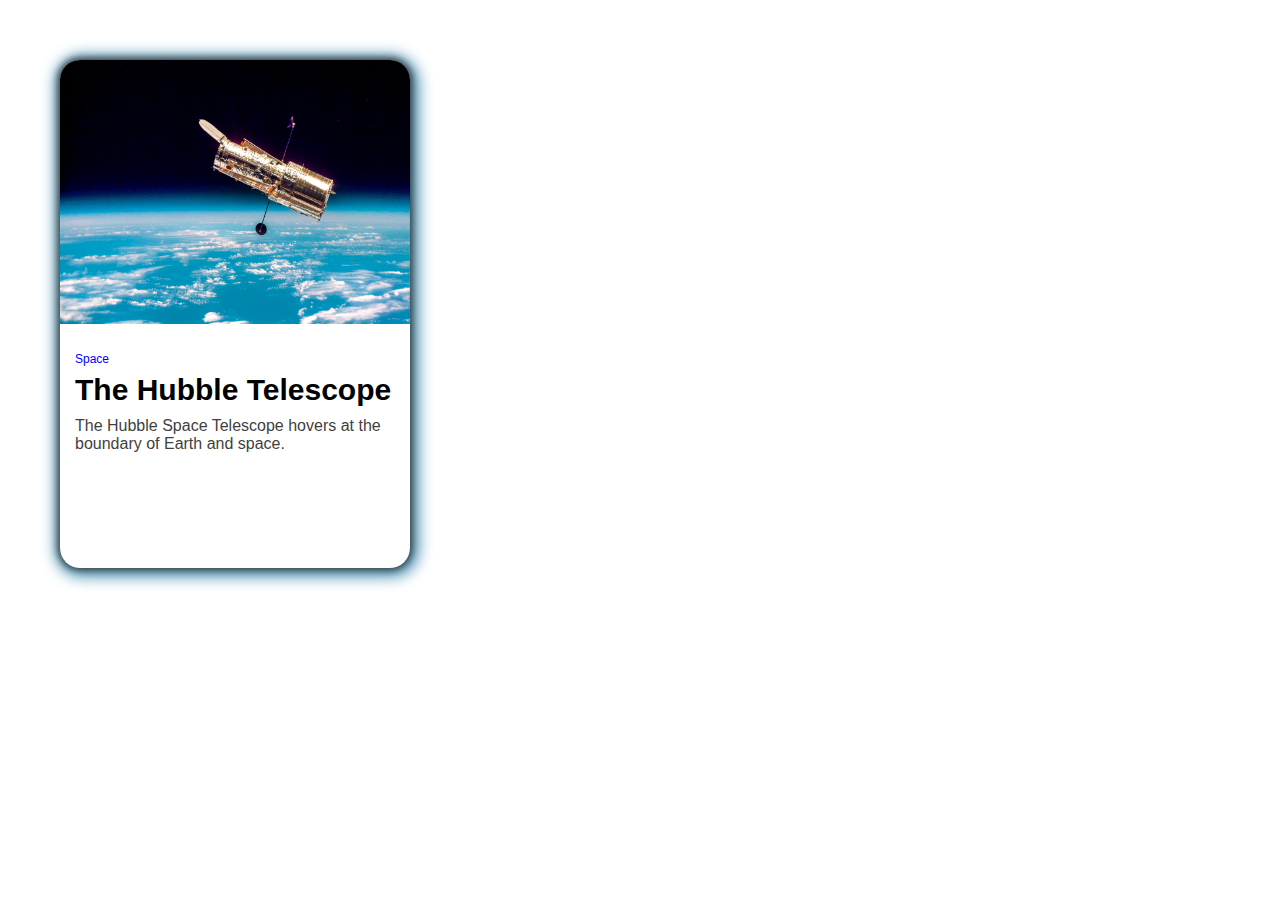
<file: ex02_Hubble_cards/index.html>
<!DOCTYPE html>
<html lang="en">
  <head>
    <meta charset="UTF-8" />
    <meta http-equiv="X-UA-Compatible" content="IE=edge" />
    <meta name="viewport" content="width=device-width, initial-scale=1.0" />
    <title>Space Cards</title>
    <link rel="stylesheet" href="style.css" />
  

</head>
  <body>
    <article class="card">
      <img src="img/1.jpg" alt="The Hubble Space telescope in orbit above the Earth" />
      <div class="card-text">
        <p class="category">Space</p>
        <h2>The hubble telescope</h2>
        <p>
          The Hubble Space Telescope hovers at the boundary of Earth and space.
        </p>
      </div>
    </article>
  </body>
</html>
</file>
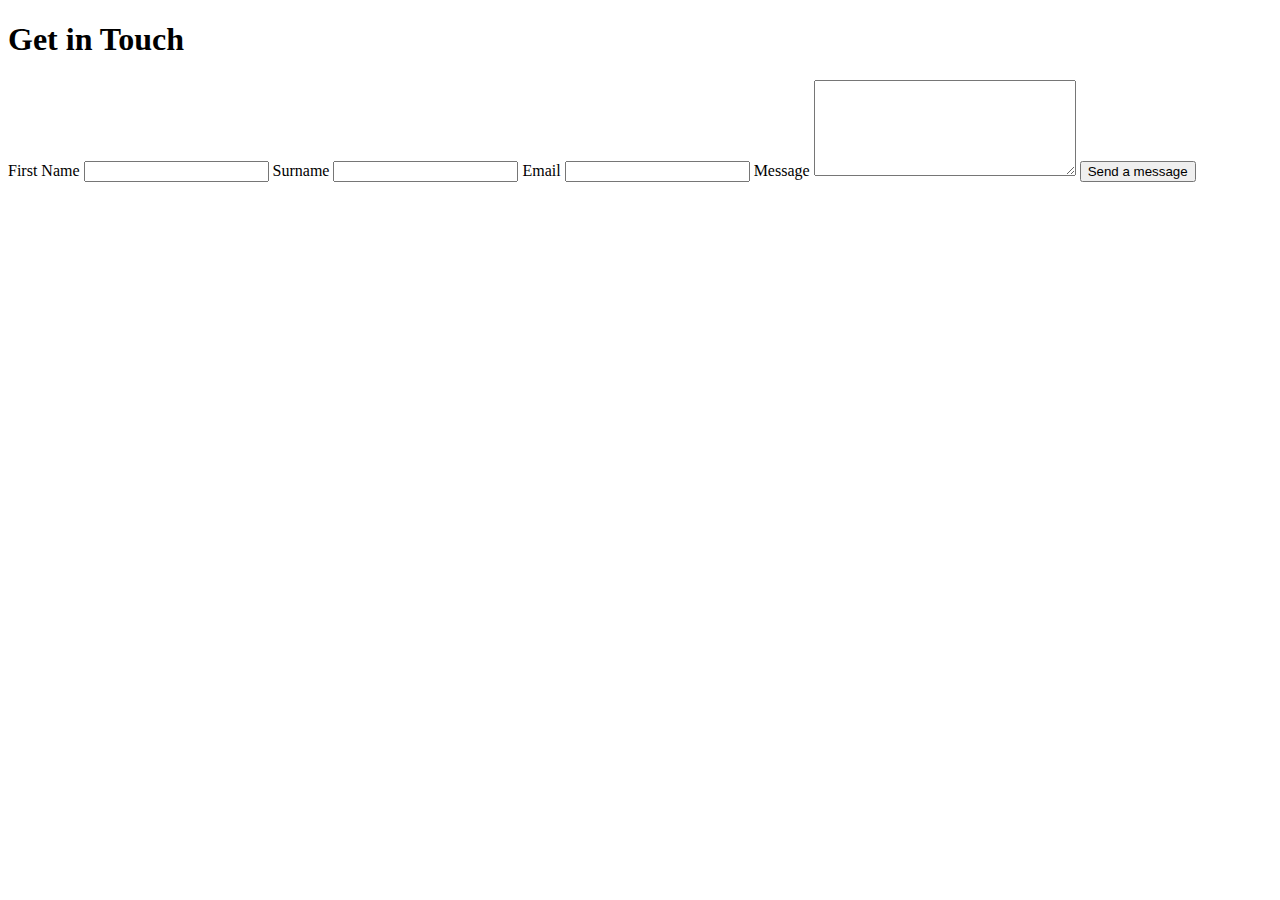
<file: ex_03_styled_form/index.html>
<!DOCTYPE html>
<html lang="en" xmlns:mso="urn:schemas-microsoft-com:office:office" xmlns:msdt="uuid:C2F41010-65B3-11d1-A29F-00AA00C14882">
  <head>
    <meta charset="UTF-8" />
    <meta http-equiv="X-UA-Compatible" content="IE=edge" />
    <meta name="viewport" content="width=device-width, initial-scale=1.0" />
    <title>Form</title>
  
<!--[if gte mso 9]><xml>
<mso:CustomDocumentProperties>
<mso:xd_Signature msdt:dt="string"></mso:xd_Signature>
<mso:display_urn_x003a_schemas-microsoft-com_x003a_office_x003a_office_x0023_Editor msdt:dt="string">Joseph  Witcombe</mso:display_urn_x003a_schemas-microsoft-com_x003a_office_x003a_office_x0023_Editor>
<mso:display_urn_x003a_schemas-microsoft-com_x003a_office_x003a_office_x0023_Author msdt:dt="string">Joseph  Witcombe</mso:display_urn_x003a_schemas-microsoft-com_x003a_office_x003a_office_x0023_Author>
<mso:xd_ProgID msdt:dt="string"></mso:xd_ProgID>
<mso:_ExtendedDescription msdt:dt="string"></mso:_ExtendedDescription>
<mso:TemplateUrl msdt:dt="string"></mso:TemplateUrl>
<mso:ComplianceAssetId msdt:dt="string"></mso:ComplianceAssetId>
<mso:ContentTypeId msdt:dt="string">0x0101006B29A8747CD8A349A2F6638B4DC48C5B</mso:ContentTypeId>
<mso:TriggerFlowInfo msdt:dt="string"></mso:TriggerFlowInfo>
<mso:_SourceUrl msdt:dt="string"></mso:_SourceUrl>
<mso:_SharedFileIndex msdt:dt="string"></mso:_SharedFileIndex>
<mso:display_urn_x003a_schemas-microsoft-com_x003a_office_x003a_office_x0023_SharedWithUsers msdt:dt="string">FrontEnd Development - 303 Members</mso:display_urn_x003a_schemas-microsoft-com_x003a_office_x003a_office_x0023_SharedWithUsers>
<mso:SharedWithUsers msdt:dt="string">7;#FrontEnd Development - 303 Members</mso:SharedWithUsers>
</mso:CustomDocumentProperties>
</xml><![endif]-->
</head>
  <body>
    <div class="container">
      <form id="contactForm" action="">
        <h1>Get in Touch</h1>
        <label for="firstName">First Name</label>

        <input type="text" id="firstName" name="firstName" maxlength="100" />

        <label for="surname">Surname</label>

        <input type="text" id="surname" name="surname" maxlength="100" />

        <label for="email">Email</label>

        <input type="email" id="email" name="email" />

        <label for="message">Message</label>

        <textarea name="message" rows="6" cols="30"></textarea>

        <input type="submit" value="Send a message" />
      </form>
    </div>
  </body>
</html>
</file>
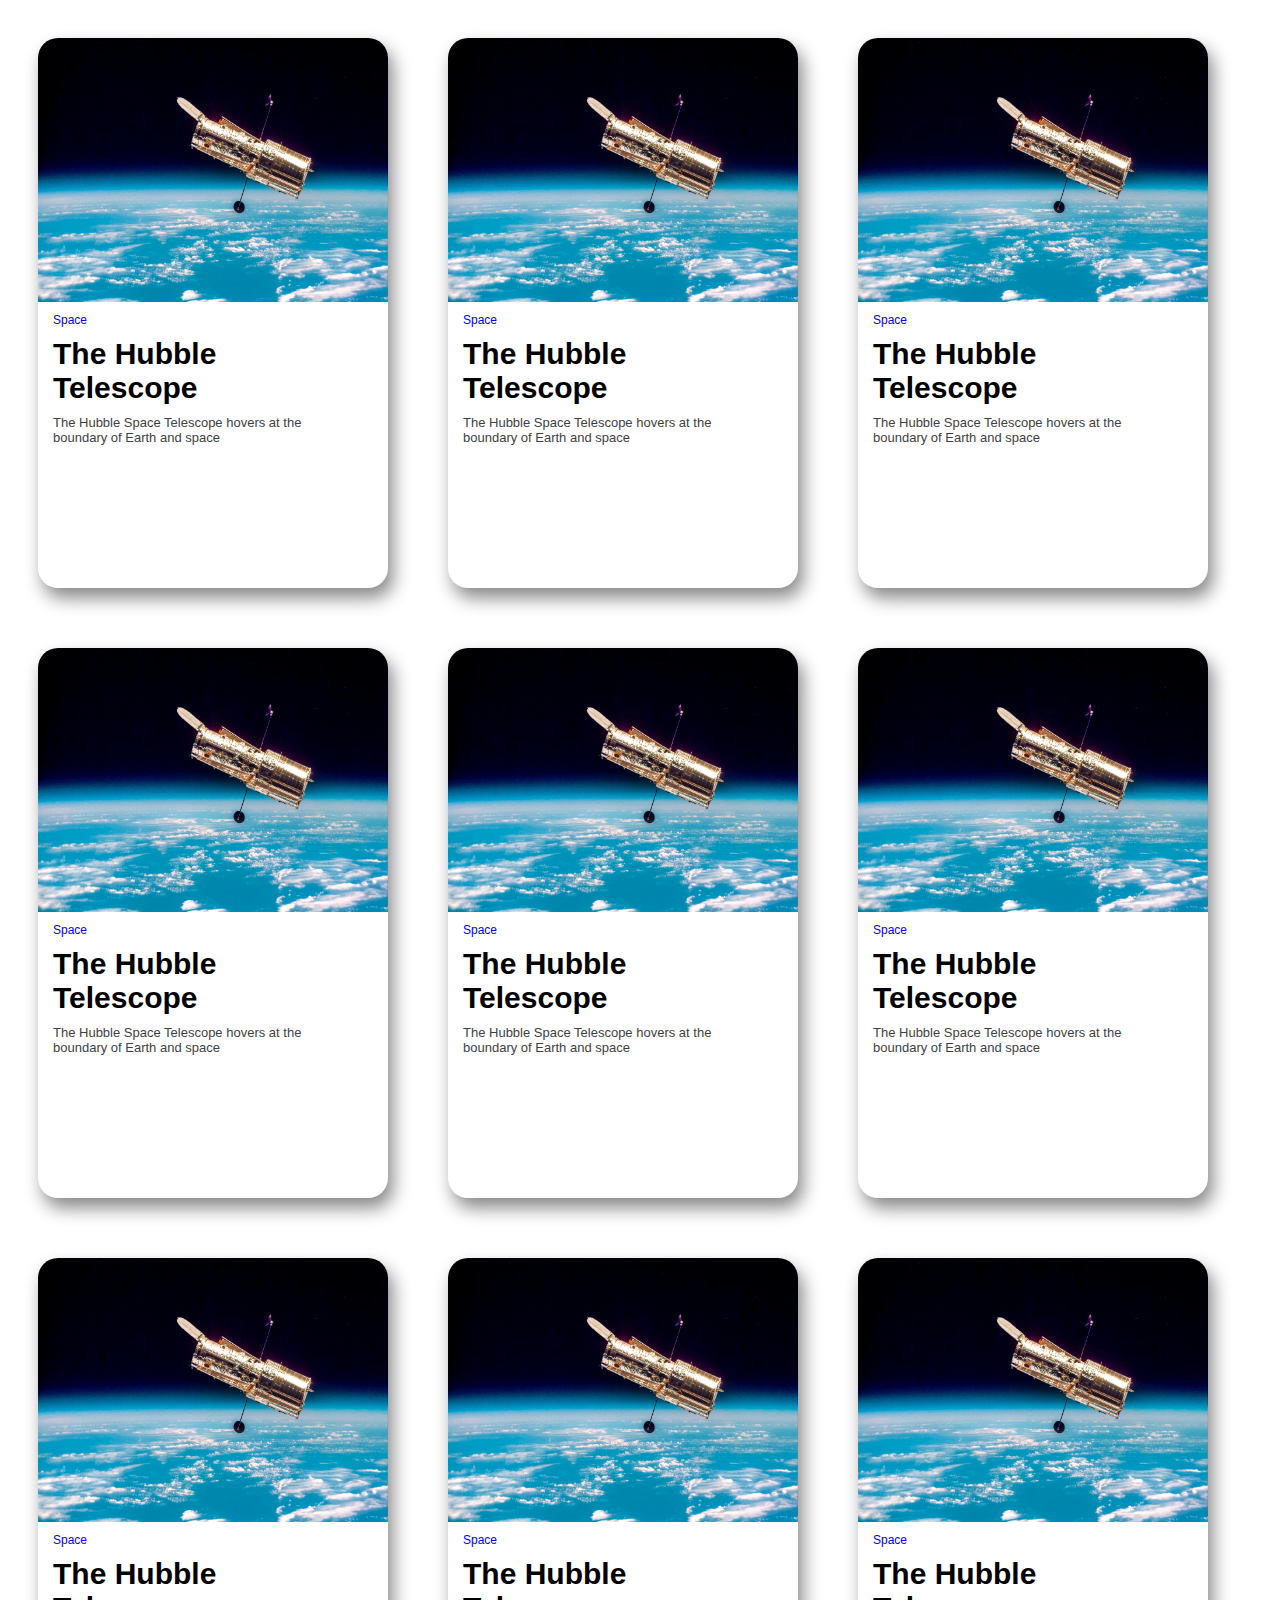
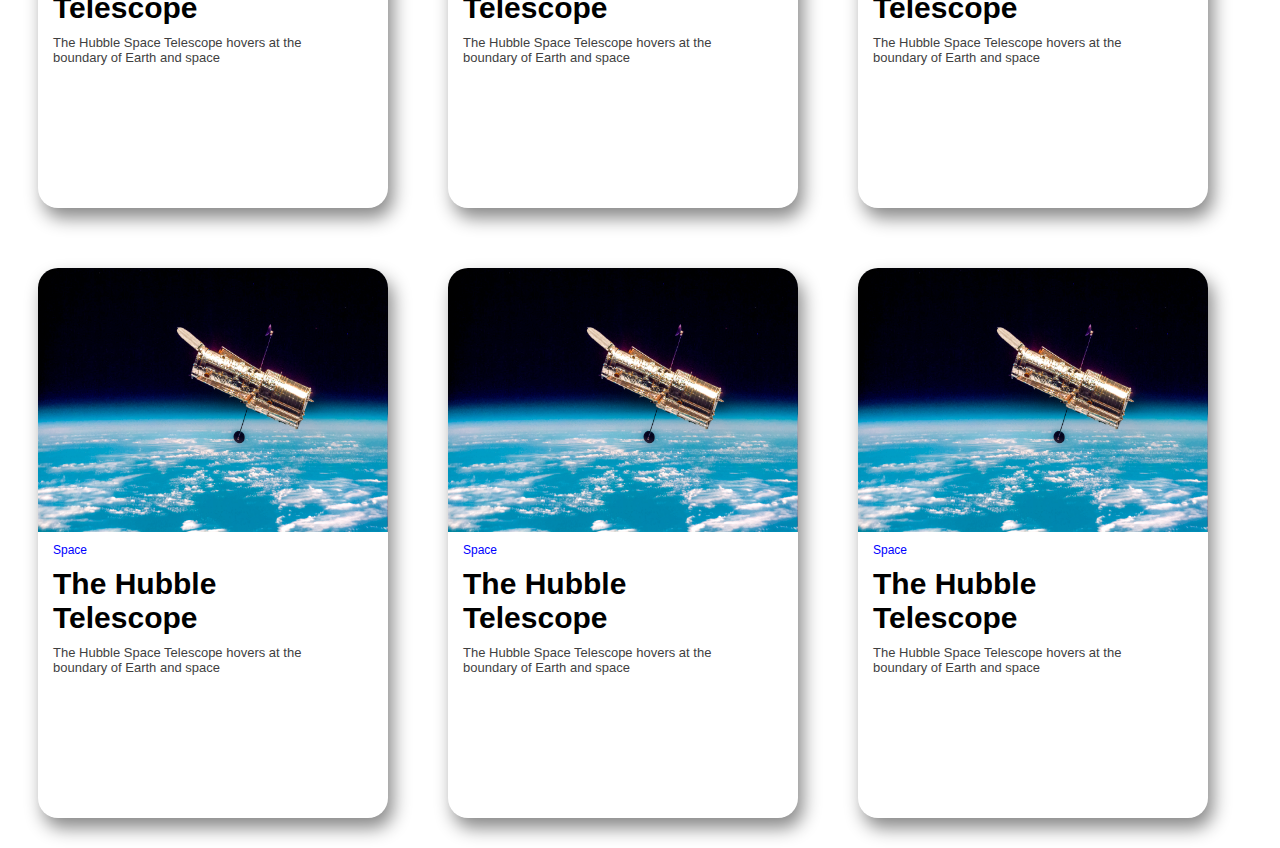
<file: positioning_floats/ex_01_floats/index.html>
<!DOCTYPE html>
<html>
  <!DOCTYPE html>
  <html lang="en">
    <head>
      <meta charset="UTF-8" />
      <meta http-equiv="X-UA-Compatible" content="IE=edge" />
      <meta name="viewport" content="width=device-width, initial-scale=1.0" />
      <title>Document</title>
      <link rel="stylesheet" href="StyleSheets/style.css" />
    </head>
    <body>
      <main>
        <div class="tile_div">
          <img src="imgs/1.jpg" width="100%" height="264px" />
          <!-- main hubble image -->

          <div id="space">
            <!-- minor title -->
            Space
          </div>

          <div id="hubble">
            <!-- major title -->
            The hubble<br />
            telescope
          </div>

          <!--<div id="hubble_text">-->
          <!-- General textual description section -->
          <p id="hubble_text">
            The Hubble Space Telescope hovers at the<br />
            boundary of Earth and space
          </p>
          <!--</div>-->
        </div>

        <div class="tile_div">
          <img src="imgs/1.jpg" width="100%" height="264px" />
          <!-- main hubble image -->

          <div id="space">
            <!-- minor title -->
            Space
          </div>

          <div id="hubble">
            <!-- major title -->
            The hubble<br />
            telescope
          </div>

          <!--<div id="hubble_text">-->
          <!-- General textual description section -->
          <p id="hubble_text">
            The Hubble Space Telescope hovers at the<br />
            boundary of Earth and space
          </p>
          <!--</div>-->
        </div>

        <div class="tile_div">
          <img src="imgs/1.jpg" width="100%" height="264px" />
          <!-- main hubble image -->

          <div id="space">
            <!-- minor title -->
            Space
          </div>

          <div id="hubble">
            <!-- major title -->
            The hubble<br />
            telescope
          </div>

          <!--<div id="hubble_text">-->
          <!-- General textual description section -->
          <p id="hubble_text">
            The Hubble Space Telescope hovers at the<br />
            boundary of Earth and space
          </p>
          <!--</div>-->
        </div>

        <div class="tile_div">
          <img src="imgs/1.jpg" width="100%" height="264px" />
          <!-- main hubble image -->

          <div id="space">
            <!-- minor title -->
            Space
          </div>

          <div id="hubble">
            <!-- major title -->
            The hubble<br />
            telescope
          </div>

          <!--<div id="hubble_text">-->
          <!-- General textual description section -->
          <p id="hubble_text">
            The Hubble Space Telescope hovers at the<br />
            boundary of Earth and space
          </p>
          <!--</div>-->
        </div>

        <div class="tile_div">
          <img src="imgs/1.jpg" width="100%" height="264px" />
          <!-- main hubble image -->

          <div id="space">
            <!-- minor title -->
            Space
          </div>

          <div id="hubble">
            <!-- major title -->
            The hubble<br />
            telescope
          </div>

          <!--<div id="hubble_text">-->
          <!-- General textual description section -->
          <p id="hubble_text">
            The Hubble Space Telescope hovers at the<br />
            boundary of Earth and space
          </p>
          <!--</div>-->
        </div>

        <div class="tile_div">
          <img src="imgs/1.jpg" width="100%" height="264px" />
          <!-- main hubble image -->

          <div id="space">
            <!-- minor title -->
            Space
          </div>

          <div id="hubble">
            <!-- major title -->
            The hubble<br />
            telescope
          </div>

          <!--<div id="hubble_text">-->
          <!-- General textual description section -->
          <p id="hubble_text">
            The Hubble Space Telescope hovers at the<br />
            boundary of Earth and space
          </p>
          <!--</div>-->
        </div>

        <div class="tile_div">
          <img src="imgs/1.jpg" width="100%" height="264px" />
          <!-- main hubble image -->

          <div id="space">
            <!-- minor title -->
            Space
          </div>

          <div id="hubble">
            <!-- major title -->
            The hubble<br />
            telescope
          </div>

          <!--<div id="hubble_text">-->
          <!-- General textual description section -->
          <p id="hubble_text">
            The Hubble Space Telescope hovers at the<br />
            boundary of Earth and space
          </p>
          <!--</div>-->
        </div>

        <div class="tile_div">
          <img src="imgs/1.jpg" width="100%" height="264px" />
          <!-- main hubble image -->

          <div id="space">
            <!-- minor title -->
            Space
          </div>

          <div id="hubble">
            <!-- major title -->
            The hubble<br />
            telescope
          </div>

          <!--<div id="hubble_text">-->
          <!-- General textual description section -->
          <p id="hubble_text">
            The Hubble Space Telescope hovers at the<br />
            boundary of Earth and space
          </p>
          <!--</div>-->
        </div>

        <div class="tile_div">
          <img src="imgs/1.jpg" width="100%" height="264px" />
          <!-- main hubble image -->

          <div id="space">
            <!-- minor title -->
            Space
          </div>

          <div id="hubble">
            <!-- major title -->
            The hubble<br />
            telescope
          </div>

          <!--<div id="hubble_text">-->
          <!-- General textual description section -->
          <p id="hubble_text">
            The Hubble Space Telescope hovers at the<br />
            boundary of Earth and space
          </p>
          <!--</div>-->
        </div>

        <div class="tile_div">
          <img src="imgs/1.jpg" width="100%" height="264px" />
          <!-- main hubble image -->

          <div id="space">
            <!-- minor title -->
            Space
          </div>

          <div id="hubble">
            <!-- major title -->
            The hubble<br />
            telescope
          </div>

          <!--<div id="hubble_text">-->
          <!-- General textual description section -->
          <p id="hubble_text">
            The Hubble Space Telescope hovers at the<br />
            boundary of Earth and space
          </p>
          <!--</div>-->
        </div>

        <div class="tile_div">
          <img src="imgs/1.jpg" width="100%" height="264px" />
          <!-- main hubble image -->

          <div id="space">
            <!-- minor title -->
            Space
          </div>

          <div id="hubble">
            <!-- major title -->
            The hubble<br />
            telescope
          </div>

          <!--<div id="hubble_text">-->
          <!-- General textual description section -->
          <p id="hubble_text">
            The Hubble Space Telescope hovers at the<br />
            boundary of Earth and space
          </p>
          <!--</div>-->
        </div>

        <div class="tile_div">
          <img src="imgs/1.jpg" width="100%" height="264px" />
          <!-- main hubble image -->

          <div id="space">
            <!-- minor title -->
            Space
          </div>

          <div id="hubble">
            <!-- major title -->
            The hubble<br />
            telescope
          </div>

          <!--<div id="hubble_text">-->
          <!-- General textual description section -->
          <p id="hubble_text">
            The Hubble Space Telescope hovers at the<br />
            boundary of Earth and space
          </p>
          <!--</div>-->
        </div>
      </main>
    </body>
  </html>
</html>
</file>
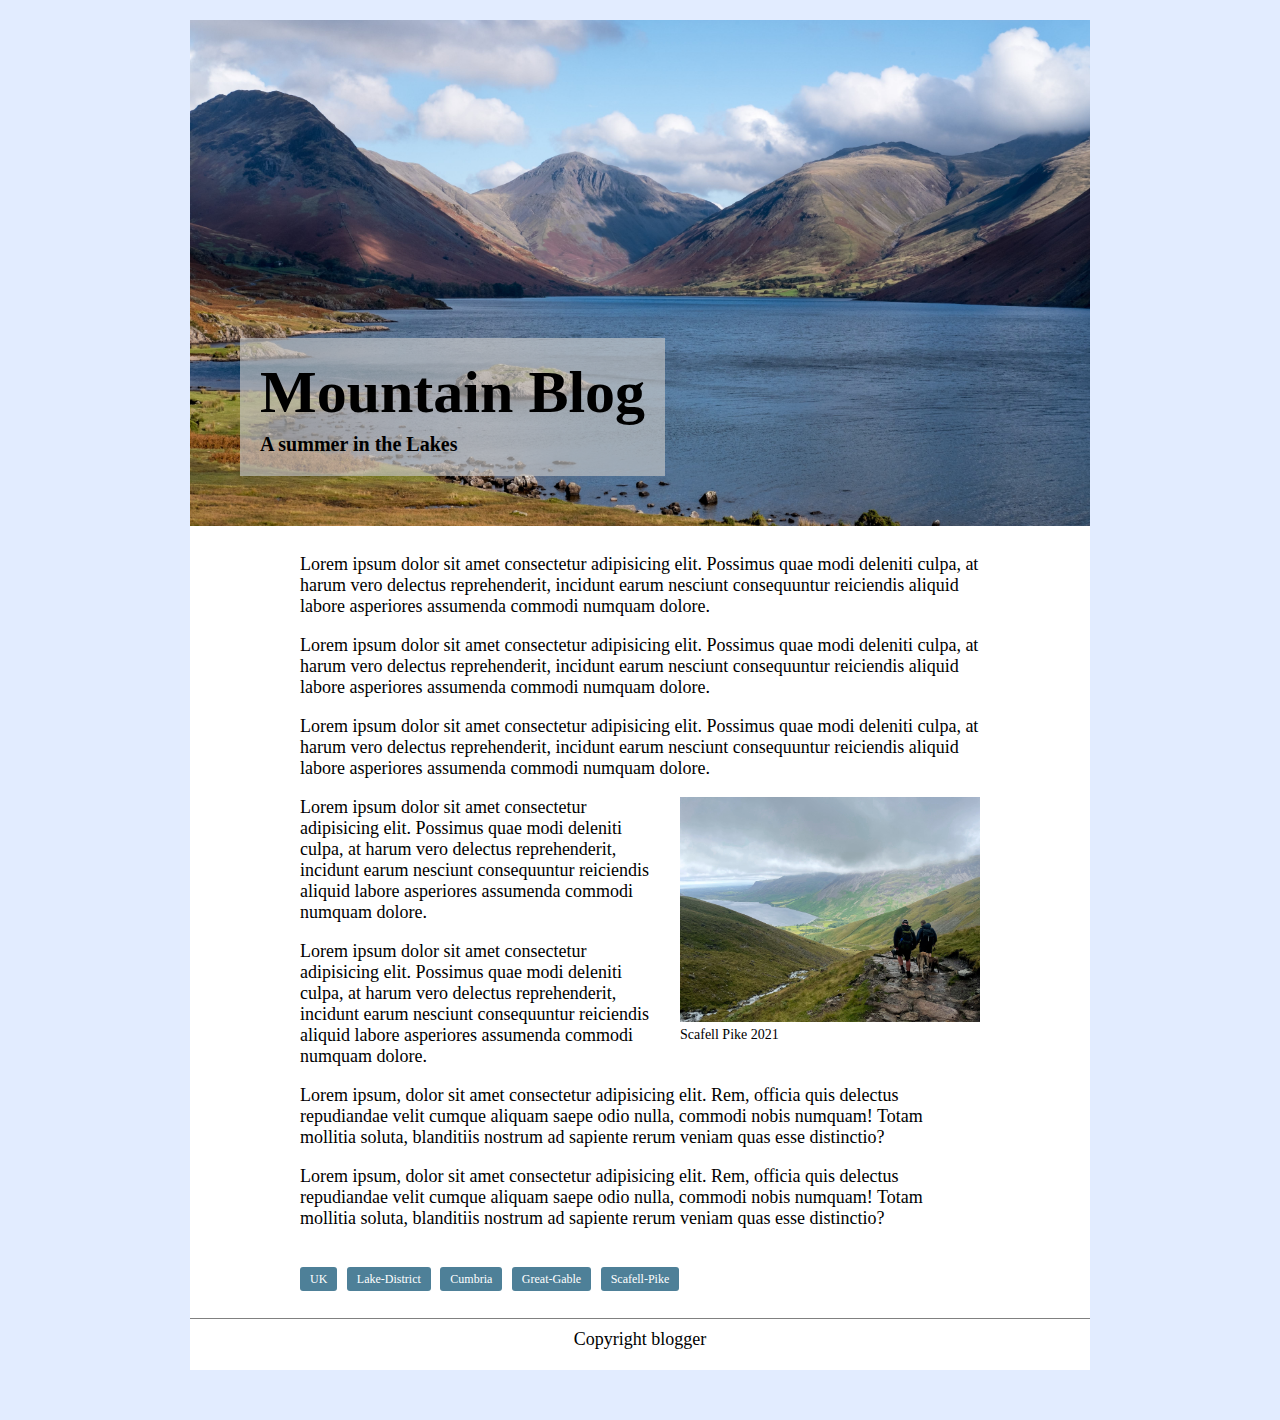
<file: positioning_floats/ex_03_302.5_Mountain_Blog/index.html>
<!DOCTYPE html>
<html lang="en">
  <head>
    <meta charset="UTF-8" />
    <meta http-equiv="X-UA-Compatible" content="IE=edge" />
    <meta name="viewport" content="width=device-width, initial-scale=1.0" />
    <title>Blog Post</title>
    <link rel="stylesheet" href="style.css" />
  </head>
  <body>
    <main>
      <header class="hero">
        <figure id="feature">
          <img
            src="img/Great-Gable.jpg"
            alt="A mountain range with a lake in the foreground"
          />
        </figure>
        <div class="title">
          <h1>Mountain Blog</h1>
          <p>A summer in the Lakes</p>
        </div>
      </header>
      <article>
        <p>
          Lorem ipsum dolor sit amet consectetur adipisicing elit. Possimus quae
          modi deleniti culpa, at harum vero delectus reprehenderit, incidunt
          earum nesciunt consequuntur reiciendis aliquid labore asperiores
          assumenda commodi numquam dolore.
        </p>
        <p>
          Lorem ipsum dolor sit amet consectetur adipisicing elit. Possimus quae
          modi deleniti culpa, at harum vero delectus reprehenderit, incidunt
          earum nesciunt consequuntur reiciendis aliquid labore asperiores
          assumenda commodi numquam dolore.
        </p>
        <p>
          Lorem ipsum dolor sit amet consectetur adipisicing elit. Possimus quae
          modi deleniti culpa, at harum vero delectus reprehenderit, incidunt
          earum nesciunt consequuntur reiciendis aliquid labore asperiores
          assumenda commodi numquam dolore.
        </p>
        <figure id="article-figure">
          <img
            src="img/Scafell-Pike.jpg"
            alt="Two walkers walking down a mountain with a lake in the background"
          />
          <figcaption>Scafell Pike 2021</figcaption>
        </figure>
        <p>
          Lorem ipsum dolor sit amet consectetur adipisicing elit. Possimus quae
          modi deleniti culpa, at harum vero delectus reprehenderit, incidunt
          earum nesciunt consequuntur reiciendis aliquid labore asperiores
          assumenda commodi numquam dolore.
        </p>
        <p>
          Lorem ipsum dolor sit amet consectetur adipisicing elit. Possimus quae
          modi deleniti culpa, at harum vero delectus reprehenderit, incidunt
          earum nesciunt consequuntur reiciendis aliquid labore asperiores
          assumenda commodi numquam dolore.
        </p>
        <p>
          Lorem ipsum, dolor sit amet consectetur adipisicing elit. Rem, officia
          quis delectus repudiandae velit cumque aliquam saepe odio nulla,
          commodi nobis numquam! Totam mollitia soluta, blanditiis nostrum ad
          sapiente rerum veniam quas esse distinctio?
        </p>
        <p>
          Lorem ipsum, dolor sit amet consectetur adipisicing elit. Rem, officia
          quis delectus repudiandae velit cumque aliquam saepe odio nulla,
          commodi nobis numquam! Totam mollitia soluta, blanditiis nostrum ad
          sapiente rerum veniam quas esse distinctio?
        </p>
        <p class="tags">
          <span>UK</span>
          <span>Lake-District</span>
          <span>Cumbria</span>
          <span>Great-Gable</span>
          <span>Scafell-Pike</span>
        </p>
      </article>

      <footer><p>Copyright blogger</p></footer>
    </main>
  </body>
</html>
</file>
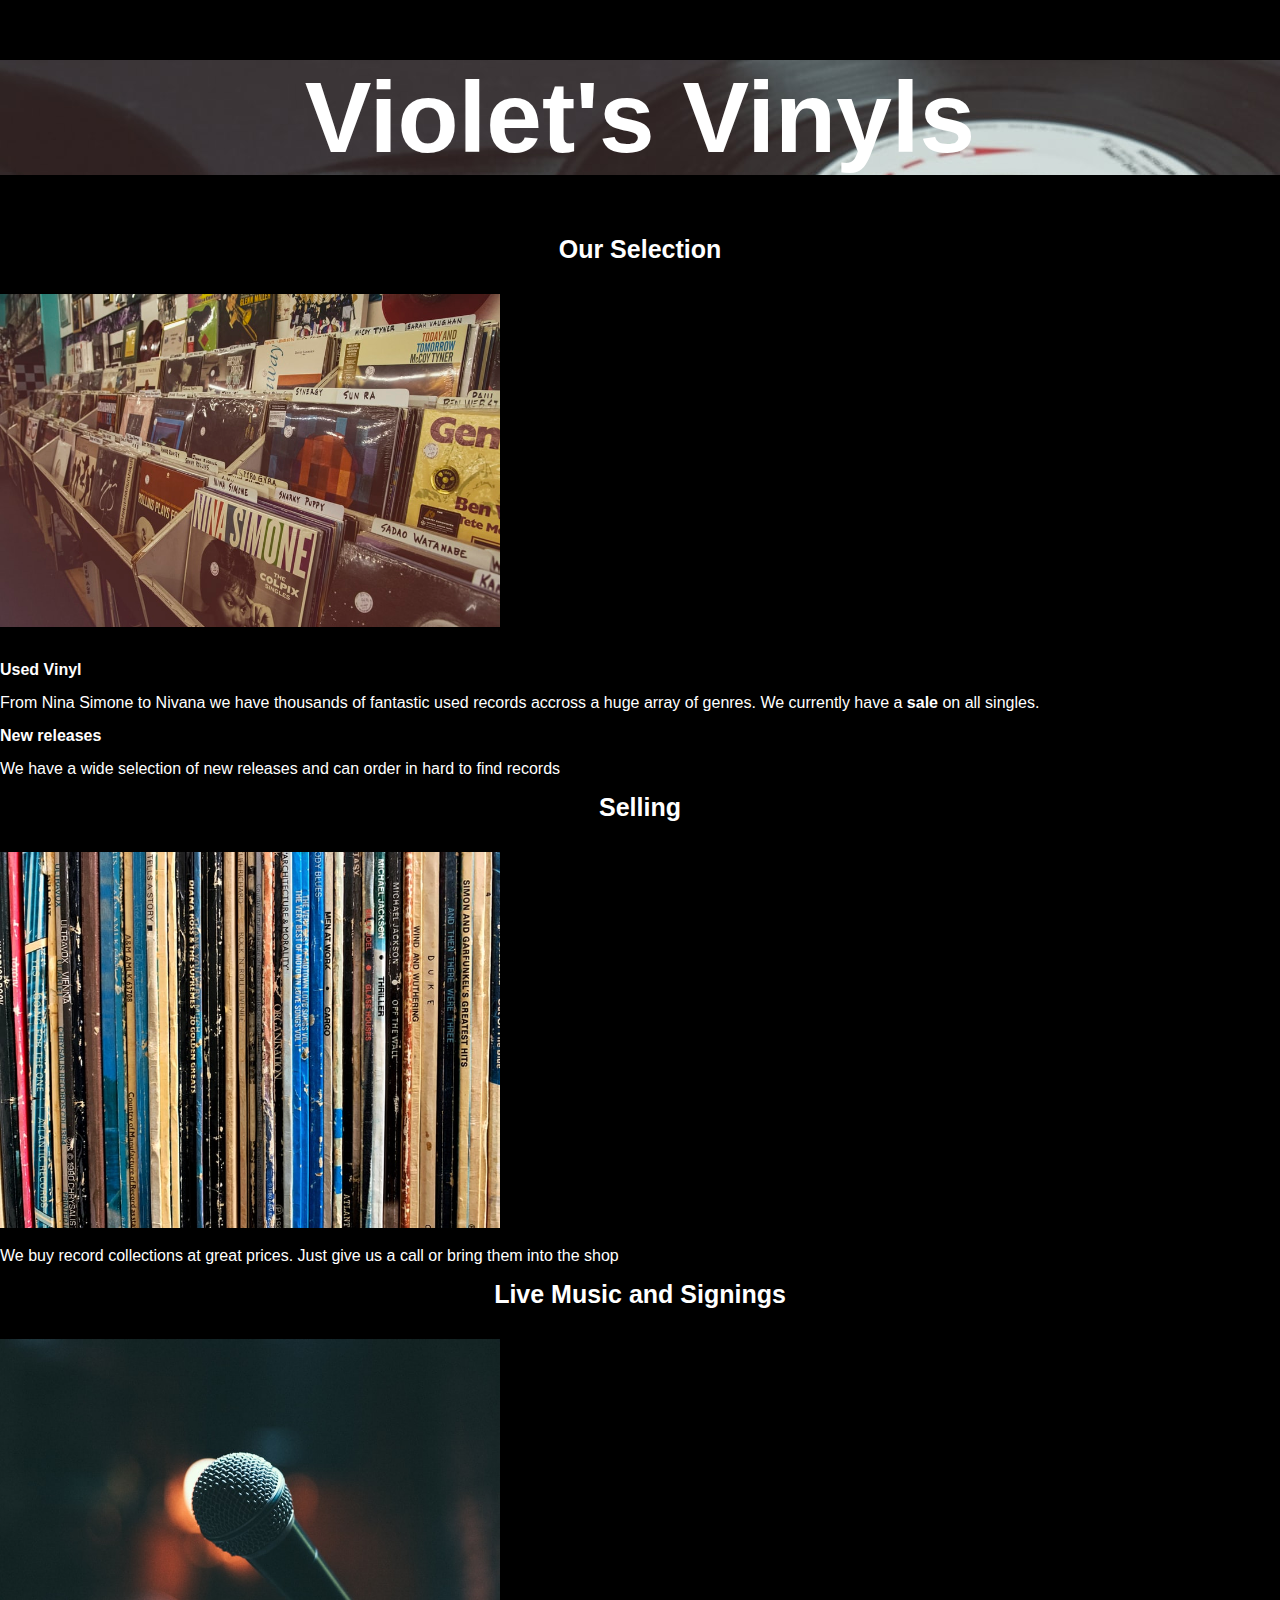
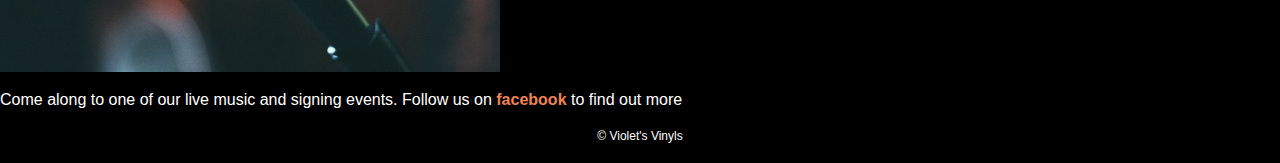
<file: ex-01-violets-vinyls/Violets-Vinyls.html>
<!DOCTYPE html>
<html
  lang="en"
  xmlns:mso="urn:schemas-microsoft-com:office:office"
  xmlns:msdt="uuid:C2F41010-65B3-11d1-A29F-00AA00C14882"
>
  <head>
    <meta charset="UTF-8" />
    <meta http-equiv="X-UA-Compatible" content="IE=edge" />
    <meta name="viewport" content="width=device-width, initial-scale=1.0" />
    <title>Violet's Vinyls</title>
    <link rel="stylesheet" href="style.css" />
  </head>
  <body>
    <header>
      <h1>Violet's Vinyls</h1>
    </header>

    <main>
      <h2>Our Selection</h2>
      <img src="img/Shop.jfif" alt="Vinyl at a record store" />
      <h3>Used Vinyl</h3>
      <p>
        From Nina Simone to Nivana we have thousands of fantastic used records
        accross a huge array of genres. We currently have a
        <span>sale</span> on all singles.
      </p>
      <h3>New releases</h3>
      <p>
        We have a wide selection of new releases and can order in hard to find
        records
      </p>
      <h2>Selling</h2>
      <img src="img/Vinyl.jfif" alt="Records on a shelf" />
      <p>
        We buy record collections at great prices. Just give us a call or bring
        them into the shop
      </p>
      <h2>Live Music and Signings</h2>
      <img src="img/Mic.jfif" alt="A microphone on blurry background" />
      <p>
        Come along to one of our live music and signing events. Follow us on
        <a href="https://www.facebook.com/" target="_blank">facebook</a>
        to find out more
      </p>
    </main>
    <footer><p>&copy; Violet's Vinyls</p></footer>
  </body>
</html>
</file>
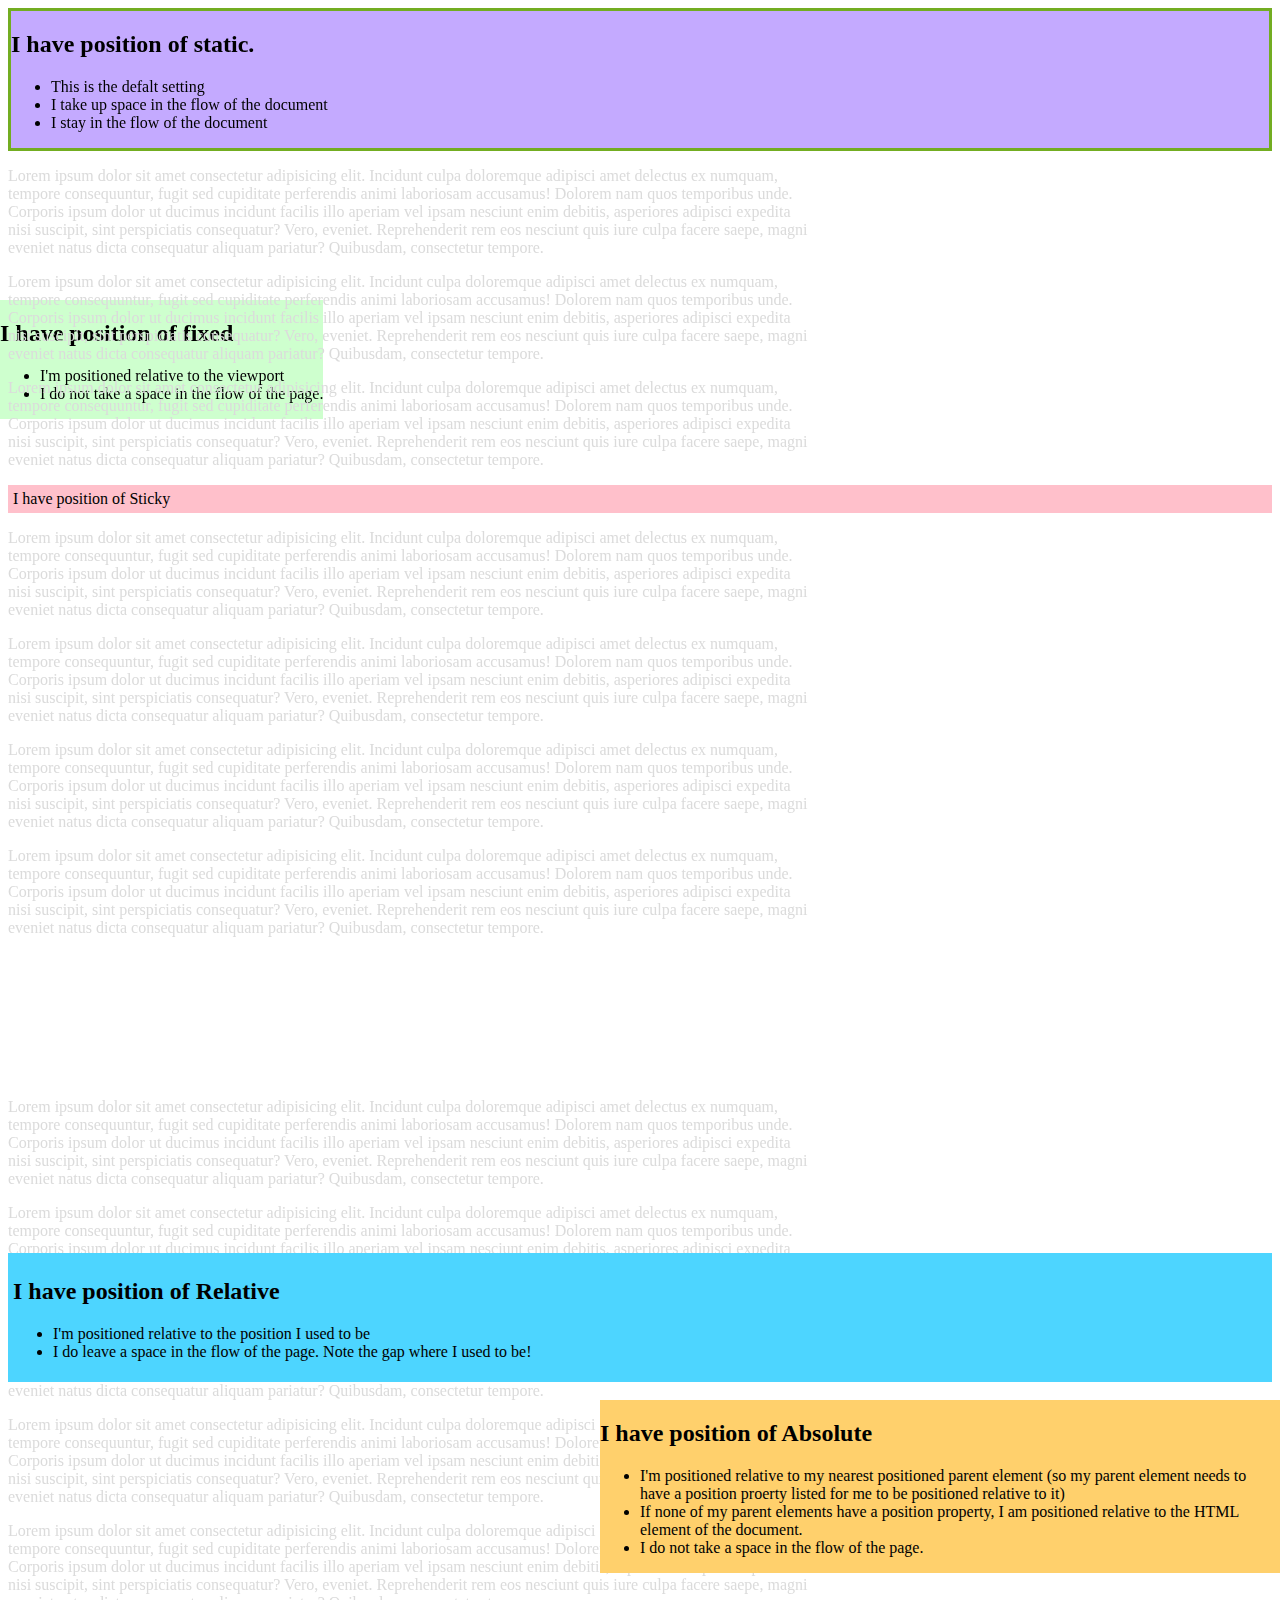
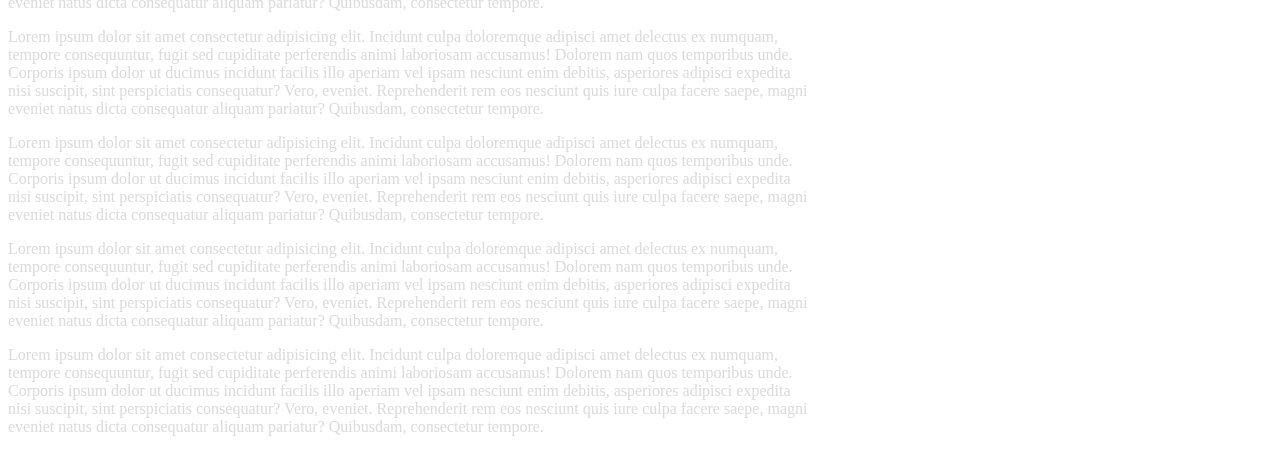
<file: positioning_floats/ex_02_302.4_Positions/position.html>
<!DOCTYPE html>
<html lang="en">
  <head>
    <meta charset="UTF-8" />
    <meta http-equiv="X-UA-Compatible" content="IE=edge" />
    <meta name="viewport" content="width=device-width, initial-scale=1.0" />
    <title>Position</title>
    <link rel="stylesheet" href="position-style.css" />
  </head>
  <body>
    <section class="static">
      <h2>I have position of static.</h2>
      <ul>
        <li>This is the defalt setting</li>
        <li>I take up space in the flow of the document</li>
        <li>I stay in the flow of the document</li>
      </ul>
    </section>
    <p>
      Lorem ipsum dolor sit amet consectetur adipisicing elit. Incidunt culpa
      doloremque adipisci amet delectus ex numquam, tempore consequuntur, fugit
      sed cupiditate perferendis animi laboriosam accusamus! Dolorem nam quos
      temporibus unde. Corporis ipsum dolor ut ducimus incidunt facilis illo
      aperiam vel ipsam nesciunt enim debitis, asperiores adipisci expedita nisi
      suscipit, sint perspiciatis consequatur? Vero, eveniet. Reprehenderit rem
      eos nesciunt quis iure culpa facere saepe, magni eveniet natus dicta
      consequatur aliquam pariatur? Quibusdam, consectetur tempore.
    </p>

    <p>
      Lorem ipsum dolor sit amet consectetur adipisicing elit. Incidunt culpa
      doloremque adipisci amet delectus ex numquam, tempore consequuntur, fugit
      sed cupiditate perferendis animi laboriosam accusamus! Dolorem nam quos
      temporibus unde. Corporis ipsum dolor ut ducimus incidunt facilis illo
      aperiam vel ipsam nesciunt enim debitis, asperiores adipisci expedita nisi
      suscipit, sint perspiciatis consequatur? Vero, eveniet. Reprehenderit rem
      eos nesciunt quis iure culpa facere saepe, magni eveniet natus dicta
      consequatur aliquam pariatur? Quibusdam, consectetur tempore.
    </p>
    <section class="fixed">
      <h2>I have position of fixed</h2>
      <ul>
        <li>I'm positioned relative to the viewport</li>
        <li>I do not take a space in the flow of the page.</li>
      </ul>
    </section>
    <p>
      Lorem ipsum dolor sit amet consectetur adipisicing elit. Incidunt culpa
      doloremque adipisci amet delectus ex numquam, tempore consequuntur, fugit
      sed cupiditate perferendis animi laboriosam accusamus! Dolorem nam quos
      temporibus unde. Corporis ipsum dolor ut ducimus incidunt facilis illo
      aperiam vel ipsam nesciunt enim debitis, asperiores adipisci expedita nisi
      suscipit, sint perspiciatis consequatur? Vero, eveniet. Reprehenderit rem
      eos nesciunt quis iure culpa facere saepe, magni eveniet natus dicta
      consequatur aliquam pariatur? Quibusdam, consectetur tempore.
    </p>
    <div class="sticky">I have position of Sticky</div>

    <p>
      Lorem ipsum dolor sit amet consectetur adipisicing elit. Incidunt culpa
      doloremque adipisci amet delectus ex numquam, tempore consequuntur, fugit
      sed cupiditate perferendis animi laboriosam accusamus! Dolorem nam quos
      temporibus unde. Corporis ipsum dolor ut ducimus incidunt facilis illo
      aperiam vel ipsam nesciunt enim debitis, asperiores adipisci expedita nisi
      suscipit, sint perspiciatis consequatur? Vero, eveniet. Reprehenderit rem
      eos nesciunt quis iure culpa facere saepe, magni eveniet natus dicta
      consequatur aliquam pariatur? Quibusdam, consectetur tempore.
    </p>
    <article class="absolute">
      <h2>I have position of Absolute</h2>
      <ul>
        <li>
          I'm positioned relative to my nearest positioned parent element (so my parent element
          needs to have a position proerty listed for me to be positioned
          relative to it) 
        </li>
        <li>If none of my parent elements have a position property, I am positioned relative to the HTML element of the document.</body></li>
        <li>I do not take a space in the flow of the page.</li>
      </ul>
    </article>
    <p>
      Lorem ipsum dolor sit amet consectetur adipisicing elit. Incidunt culpa
      doloremque adipisci amet delectus ex numquam, tempore consequuntur, fugit
      sed cupiditate perferendis animi laboriosam accusamus! Dolorem nam quos
      temporibus unde. Corporis ipsum dolor ut ducimus incidunt facilis illo
      aperiam vel ipsam nesciunt enim debitis, asperiores adipisci expedita nisi
      suscipit, sint perspiciatis consequatur? Vero, eveniet. Reprehenderit rem
      eos nesciunt quis iure culpa facere saepe, magni eveniet natus dicta
      consequatur aliquam pariatur? Quibusdam, consectetur tempore.
    </p>

    <p>
      Lorem ipsum dolor sit amet consectetur adipisicing elit. Incidunt culpa
      doloremque adipisci amet delectus ex numquam, tempore consequuntur, fugit
      sed cupiditate perferendis animi laboriosam accusamus! Dolorem nam quos
      temporibus unde. Corporis ipsum dolor ut ducimus incidunt facilis illo
      aperiam vel ipsam nesciunt enim debitis, asperiores adipisci expedita nisi
      suscipit, sint perspiciatis consequatur? Vero, eveniet. Reprehenderit rem
      eos nesciunt quis iure culpa facere saepe, magni eveniet natus dicta
      consequatur aliquam pariatur? Quibusdam, consectetur tempore.
    </p>
    
    <p>
      Lorem ipsum dolor sit amet consectetur adipisicing elit. Incidunt culpa
      doloremque adipisci amet delectus ex numquam, tempore consequuntur, fugit
      sed cupiditate perferendis animi laboriosam accusamus! Dolorem nam quos
      temporibus unde. Corporis ipsum dolor ut ducimus incidunt facilis illo
      aperiam vel ipsam nesciunt enim debitis, asperiores adipisci expedita nisi
      suscipit, sint perspiciatis consequatur? Vero, eveniet. Reprehenderit rem
      eos nesciunt quis iure culpa facere saepe, magni eveniet natus dicta
      consequatur aliquam pariatur? Quibusdam, consectetur tempore.
    </p>
    <div class="relative">
      <h2>I have position of Relative</h2>
      <ul>
        <li>I'm positioned relative to the position I used to be</li>
        <li>
          I do leave a space in the flow of the page. Note the gap where I used to be!
        </li>
      </ul>
    </div>
    <p>
      Lorem ipsum dolor sit amet consectetur adipisicing elit. Incidunt culpa
      doloremque adipisci amet delectus ex numquam, tempore consequuntur, fugit
      sed cupiditate perferendis animi laboriosam accusamus! Dolorem nam quos
      temporibus unde. Corporis ipsum dolor ut ducimus incidunt facilis illo
      aperiam vel ipsam nesciunt enim debitis, asperiores adipisci expedita nisi
      suscipit, sint perspiciatis consequatur? Vero, eveniet. Reprehenderit rem
      eos nesciunt quis iure culpa facere saepe, magni eveniet natus dicta
      consequatur aliquam pariatur? Quibusdam, consectetur tempore.
    </p>
    <p>
      Lorem ipsum dolor sit amet consectetur adipisicing elit. Incidunt culpa
      doloremque adipisci amet delectus ex numquam, tempore consequuntur, fugit
      sed cupiditate perferendis animi laboriosam accusamus! Dolorem nam quos
      temporibus unde. Corporis ipsum dolor ut ducimus incidunt facilis illo
      aperiam vel ipsam nesciunt enim debitis, asperiores adipisci expedita nisi
      suscipit, sint perspiciatis consequatur? Vero, eveniet. Reprehenderit rem
      eos nesciunt quis iure culpa facere saepe, magni eveniet natus dicta
      consequatur aliquam pariatur? Quibusdam, consectetur tempore.
    </p>
    <p>
      Lorem ipsum dolor sit amet consectetur adipisicing elit. Incidunt culpa
      doloremque adipisci amet delectus ex numquam, tempore consequuntur, fugit
      sed cupiditate perferendis animi laboriosam accusamus! Dolorem nam quos
      temporibus unde. Corporis ipsum dolor ut ducimus incidunt facilis illo
      aperiam vel ipsam nesciunt enim debitis, asperiores adipisci expedita nisi
      suscipit, sint perspiciatis consequatur? Vero, eveniet. Reprehenderit rem
      eos nesciunt quis iure culpa facere saepe, magni eveniet natus dicta
      consequatur aliquam pariatur? Quibusdam, consectetur tempore.
    </p>
    <p>
      Lorem ipsum dolor sit amet consectetur adipisicing elit. Incidunt culpa
      doloremque adipisci amet delectus ex numquam, tempore consequuntur, fugit
      sed cupiditate perferendis animi laboriosam accusamus! Dolorem nam quos
      temporibus unde. Corporis ipsum dolor ut ducimus incidunt facilis illo
      aperiam vel ipsam nesciunt enim debitis, asperiores adipisci expedita nisi
      suscipit, sint perspiciatis consequatur? Vero, eveniet. Reprehenderit rem
      eos nesciunt quis iure culpa facere saepe, magni eveniet natus dicta
      consequatur aliquam pariatur? Quibusdam, consectetur tempore.
    </p>
    <p>
      Lorem ipsum dolor sit amet consectetur adipisicing elit. Incidunt culpa
      doloremque adipisci amet delectus ex numquam, tempore consequuntur, fugit
      sed cupiditate perferendis animi laboriosam accusamus! Dolorem nam quos
      temporibus unde. Corporis ipsum dolor ut ducimus incidunt facilis illo
      aperiam vel ipsam nesciunt enim debitis, asperiores adipisci expedita nisi
      suscipit, sint perspiciatis consequatur? Vero, eveniet. Reprehenderit rem
      eos nesciunt quis iure culpa facere saepe, magni eveniet natus dicta
      consequatur aliquam pariatur? Quibusdam, consectetur tempore.
    </p>
    <p>
      Lorem ipsum dolor sit amet consectetur adipisicing elit. Incidunt culpa
      doloremque adipisci amet delectus ex numquam, tempore consequuntur, fugit
      sed cupiditate perferendis animi laboriosam accusamus! Dolorem nam quos
      temporibus unde. Corporis ipsum dolor ut ducimus incidunt facilis illo
      aperiam vel ipsam nesciunt enim debitis, asperiores adipisci expedita nisi
      suscipit, sint perspiciatis consequatur? Vero, eveniet. Reprehenderit rem
      eos nesciunt quis iure culpa facere saepe, magni eveniet natus dicta
      consequatur aliquam pariatur? Quibusdam, consectetur tempore.
    </p>
    <p>
      Lorem ipsum dolor sit amet consectetur adipisicing elit. Incidunt culpa
      doloremque adipisci amet delectus ex numquam, tempore consequuntur, fugit
      sed cupiditate perferendis animi laboriosam accusamus! Dolorem nam quos
      temporibus unde. Corporis ipsum dolor ut ducimus incidunt facilis illo
      aperiam vel ipsam nesciunt enim debitis, asperiores adipisci expedita nisi
      suscipit, sint perspiciatis consequatur? Vero, eveniet. Reprehenderit rem
      eos nesciunt quis iure culpa facere saepe, magni eveniet natus dicta
      consequatur aliquam pariatur? Quibusdam, consectetur tempore.
    </p>
    <p>
      Lorem ipsum dolor sit amet consectetur adipisicing elit. Incidunt culpa
      doloremque adipisci amet delectus ex numquam, tempore consequuntur, fugit
      sed cupiditate perferendis animi laboriosam accusamus! Dolorem nam quos
      temporibus unde. Corporis ipsum dolor ut ducimus incidunt facilis illo
      aperiam vel ipsam nesciunt enim debitis, asperiores adipisci expedita nisi
      suscipit, sint perspiciatis consequatur? Vero, eveniet. Reprehenderit rem
      eos nesciunt quis iure culpa facere saepe, magni eveniet natus dicta
      consequatur aliquam pariatur? Quibusdam, consectetur tempore.
    </p>
    <p>
      Lorem ipsum dolor sit amet consectetur adipisicing elit. Incidunt culpa
      doloremque adipisci amet delectus ex numquam, tempore consequuntur, fugit
      sed cupiditate perferendis animi laboriosam accusamus! Dolorem nam quos
      temporibus unde. Corporis ipsum dolor ut ducimus incidunt facilis illo
      aperiam vel ipsam nesciunt enim debitis, asperiores adipisci expedita nisi
      suscipit, sint perspiciatis consequatur? Vero, eveniet. Reprehenderit rem
      eos nesciunt quis iure culpa facere saepe, magni eveniet natus dicta
      consequatur aliquam pariatur? Quibusdam, consectetur tempore.
    </p>
  </body>
</html>
</file>
<file: positioning_floats/ex_01_floats/StyleSheets/style.css>
/*
   CSS style sheet for box model hubble web page

*/

/* set main font-family and also box-sizing scheme */

body{
  box-sizing: border-box;
  font-family:'Segoe UI', Tahoma, Geneva, Verdana, sans-serif
}

/* tile_div is main container and sets the dimensions for all children within */
/* overflow:hidden allows image corners to be over-ridden by radiused border */

.tile_div{
  float: left;
  width: 350px;
  height: 550px;
  border-radius: 20px;
  box-shadow: 5px 10px 18px #888888;
  background-color: white;
  overflow: hidden;
  margin: 30px;
}

/* space is simply a basic coloured header */

#space{
  font-size: 12px;
  color: blue;
  margin: 7px 15px 10px 15px;
}

/* hubble is the main title header */

#hubble{
  font-size: 30px;
  font-weight: bold;
  text-transform: capitalize;
  margin: 7px 15px 10px 15px; 
}

/* hubble_text is just a sentence of general description text */

#hubble_text{
  font-size: 13px;
  color: rgb(63,63,63);
  margin: 0px 15px 15px 15px;
  height: 100%;
}
</file>
<file: positioning_floats/ex_03_302.5_Mountain_Blog/style.css>
* {
  box-sizing: border-box;
  font-family: 'Times New Roman', Times, serif;
  font-size: 18px;
}

body {
  background-color: rgb(226, 236, 255);
}

main {
  width: 900px;
  margin: 20px auto 50px auto;
  background-color: white;
}

header {
  position: relative;
  margin: 0;
}

figure {
  margin: 0;
}

#feature img {
  display: block;
  width: 900px;
}

.title {
  position: absolute;
  bottom: 50px;
  left: 50px;
  padding: 20px;
  background-color: rgba(199, 199, 199, 0.65);
}

.title p,
.title h1 {
  margin: 0;
  background: transparent;
}

.title h1 {
  font-size: 60px;
}

.title p {
  font-size: 20px;
  font-weight: 600;
  padding-top: 6px;
}

article {
  padding: 10px 110px 0 110px;
}

#article-figure {
  float: right;
  margin-left: 15px;
}

#article-figure img {
  display: inline;
  width: 300px;
}

#article-figure figcaption {
  font-size: 14px;
}

p.tags {
  padding: 20px 0;
  margin: 0;
}

p.tags span {
  margin-right: 5px;
  padding: 5px 10px;
  border-radius: 3px;
  font-size: 12px;
  background-color: #4e8098;
  color: white;
}

footer {
  margin-top: 10px;
  border-top: 1px solid grey;
}

footer p {
  margin: 0;
  padding: 10px 0 20px 0;
  text-align: center;
}
</file>
<file: ex-01-violets-vinyls/style.css>
* {
  margin: 0;
  padding: 0;
  font-family: 'Segoe UI', Verdana, sans-serif;
  font-size: 16px;
  background-color: black;
  color: white;
}

/* header */
header h1 {
  margin: 60px 0;
  background-image: url('./img/Records.jpg');
  font-size: 100px;
  text-align: center;
  font-weight: bold;
}

h2, h3 {
  margin: 15px 0;
  font-weight: bold;
}

h2 {
  font-size: 25px;
  text-align: center;
}

h2#selection {
  background-color: #EF8354;
}

h2#selling {
  background-color: #0E7C7B;
}

h2#live-music {
  background-color: #9C538B;
}

/* Text */
span {
  font-weight: bold;
}

footer p {
  font-size: 12px;
  text-align: center;
}

/* images */
img {
  /* top and bottom margin */
  margin: 15px 0;
  width: 500px;
}

/* links */
a, a:visited {
  font-weight: bold;
  text-decoration: none;
  color: #EF8354;
}

a:hover {
  color: #9C528B;
}

/* layout */
footer {
  padding: 20px;
}
</file>
<file: positioning_floats/ex_02_302.4_Positions/position-style.css>
p {
  width: 800px;
  color: rgb(219, 219, 219);
}

div {
  padding: 5px;
}

/* Give me a position of Static */
.static {
  background-color: rgb(196, 170, 255);
  position:static;
  border:3px solid #73AD21;

}

/* Give me a position of sticky and a top and left value of 0px */
.sticky {
  background-color: pink;
  position: sticky;
  top: 0px; left: 0px;

}

/* Give me a position of fixed and a top and left value of 300px.
Also give me a Z-index of 1 */
.fixed {
  background-color: rgb(206, 255, 206);
  position:fixed;
  top: 300px; left: 0px;
  z-index: -1;

}

/* Give me a position of absolute and a top value of 1400px and left value of 600px.
Also give me a Z-index of 2 */
.absolute {
  background-color: rgb(255, 208, 108);
  position: absolute;
  top: 1400px; left: 600px;
  z-index: 2px;
}

/* Give me a position of relative and a top value of 300px.
Also give me a Z-index of 3 */
.relative {
  background-color: rgb(77, 213, 255);
  position: relative;
  top:300px;
  z-index: 3;

}
</file>
<file: ex02_Hubble_cards/style.css>
/* Fill in all the CSS rules. All the selectors you need are listed */

/* CSS reset */

* {
  margin: 0;
  padding: 0;
  box-sizing: border-box;
}

/* Body  */

body {
  background-color: white;
  color: black;
  font-family:'Segoe UI', Tahoma, Geneva, Verdana, sans-serif;
}

.card {
  margin: 60px;
  width: 350px;
  border-radius: 20px;
  box-shadow: 0 0 7px 2px rgb(63, 63, 63),
              2px 2px 15px 6px #3E8AAE;
  
}

img {
  width: 350px;
  height: 264px;
  border-radius: 20px 20px 0 0;
}

.card-text {
  height: 240px;
  padding: 10px 15px 15px 15px;
}

.category {
  font-size: 12px;
  color: blue;
  padding: 14px 0 7px 0;
}

h2 {
  font-size: 30px;
  font-weight: bold;
  text-transform: capitalize;
}

p {
  padding-top: 10px;
  color: rgb(63, 63, 63);
}
</file>
